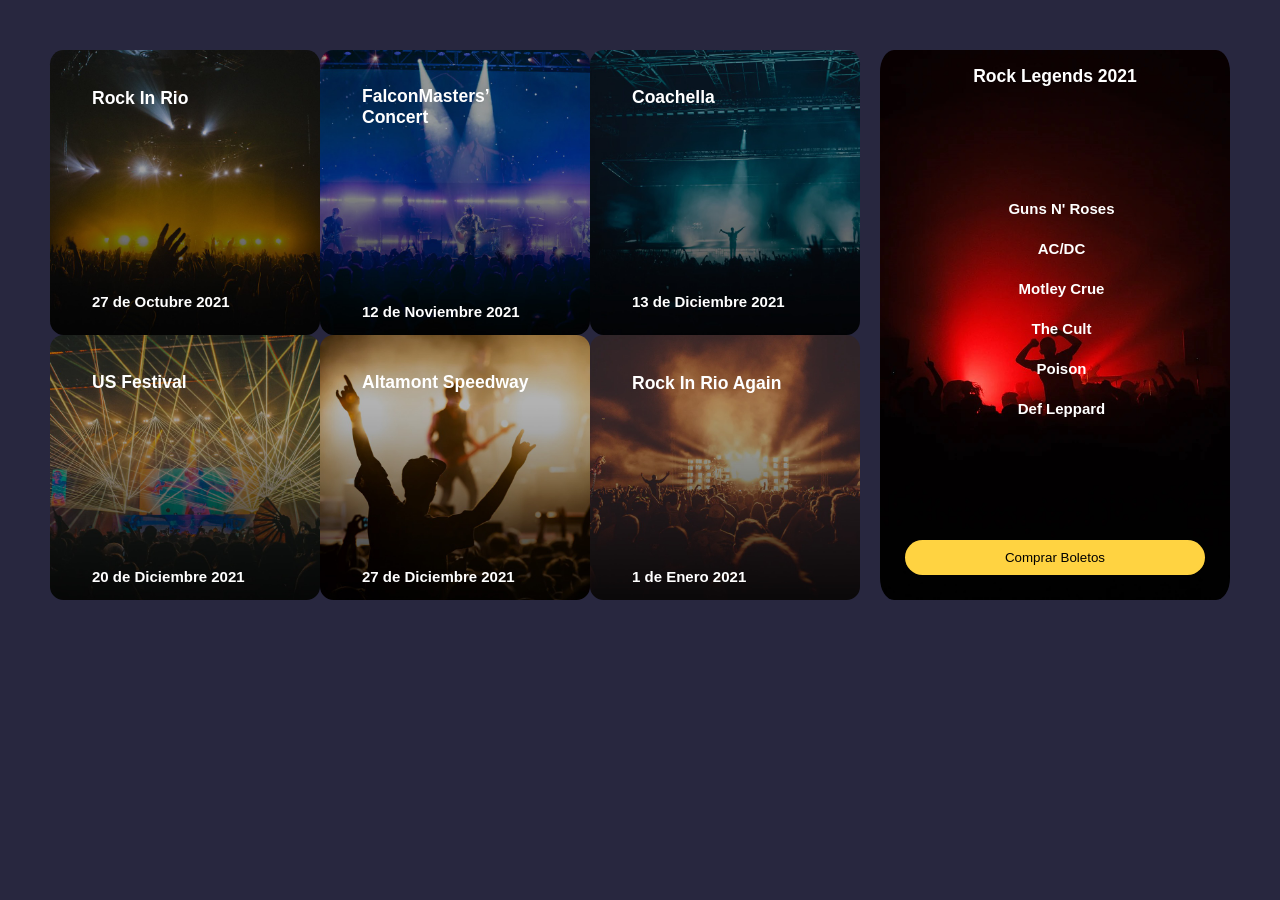
<file: conciertos/index.html>
<!DOCTYPE html>
<html lang="en">
<head>
	<meta charset="UTF-8">
	<meta http-equiv="X-UA-Compatible" content="IE=edge">
	<meta name="viewport" content="width=device-width, initial-scale=1.0">
	<link rel="preconnect" href="https://fonts.googleapis.com">
	<link rel="preconnect" href="https://fonts.gstatic.com" crossorigin>
	<link href="https://fonts.googleapis.com/css2?family=Roboto:wght@400;700&display=swap" rel="stylesheet"> 
	<link rel="stylesheet" href="conciertos.css">
	<title>Flexbox vs CSS Grid</title>
</head>
<body>
	<div class="contenedor">
		<div class="contenedor-conciertos">
			<div class="card" style="background-image: url('./img/1.jpg')">
				<div class="textos">
					<h3>Rock In Rio</h3>
					<p>27 de Octubre 2021</p>
				</div>
			</div>
			<div class="card" style="background-image: url('./img/2.jpg')">
				<div class="textos">
					<h3>FalconMasters’ Concert</h3>
					<p>12 de Noviembre 2021</p>
				</div>
			</div>
			<div class="card" style="background-image: url('./img/3.jpg')">
				<div class="textos">
					<h3>Coachella</h3>
					<p>13 de Diciembre 2021</p>
				</div>
			</div>

			<div class="card" style="background-image: url('./img/4.jpg')">
				<div class="textos">
					<h3>US Festival</h3>
					<p>20 de Diciembre 2021</p>
				</div>
			</div>
			<div class="card" style="background-image: url('./img/5.jpg')">
				<div class="textos">
					<h3>Altamont Speedway</h3>
					<p>27 de Diciembre 2021</p>
				</div>
			</div>
			<div class="card" style="background-image: url('./img/6.jpg')">
				<div class="textos">
					<h3>Rock In Rio Again</h3>
					<p>1 de Enero 2021</p>
				</div>
			</div>
		</div>

		<div class="banner" style="background-image: url('./img/7.jpg')">
			<h3>Rock Legends 2021</h3>
			<ul>
				<li>Guns N' Roses</li>
				<li>AC/DC</li>
				<li>Motley Crue</li>
				<li>The Cult</li>
				<li>Poison</li>
				<li>Def Leppard</li>
			</ul>
			<button class="boton">Comprar Boletos</button>
		</div>
	</div>
</body>
</html>
</file>
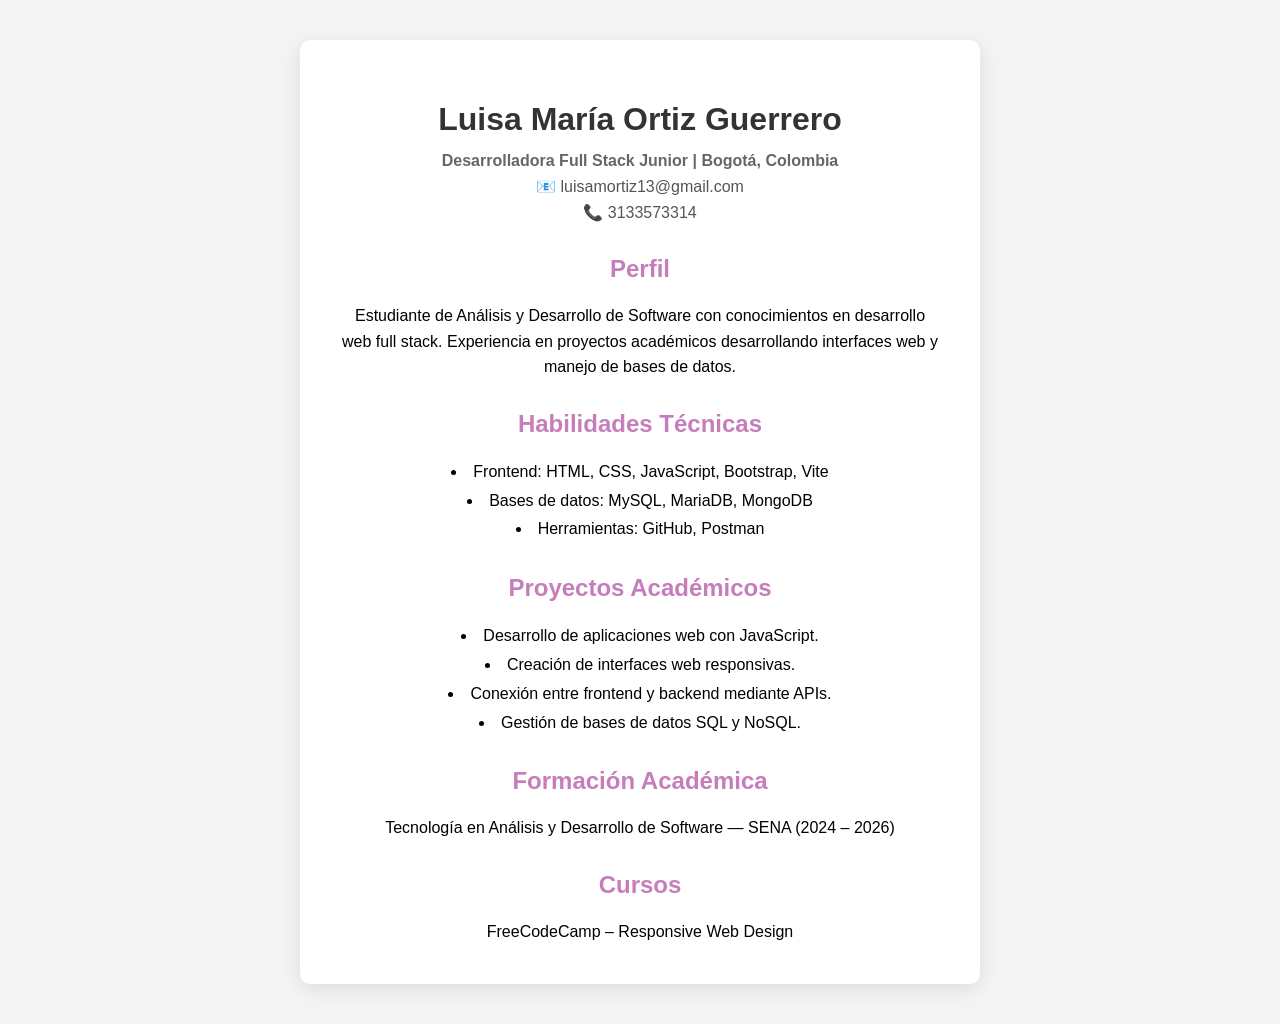
<file: cvLuisaOrtiz/index.html>
<!DOCTYPE html>
<html lang="es">

<head>
<meta charset="UTF-8">
<title>CV Luisa Ortiz</title>

<link rel="stylesheet" href="style.css">

</head>

<body>

<div class="cv">

<h1>Luisa María Ortiz Guerrero</h1>

<p class="titulo">
Desarrolladora Full Stack Junior | Bogotá, Colombia
</p>

<p class="contacto">
📧 luisamortiz13@gmail.com <br>
📞 3133573314
</p>

<h2>Perfil</h2>

<p>
Estudiante de Análisis y Desarrollo de Software con conocimientos en desarrollo web full stack.
Experiencia en proyectos académicos desarrollando interfaces web y manejo de bases de datos.
</p>

<h2>Habilidades Técnicas</h2>

<ul>
<li>Frontend: HTML, CSS, JavaScript, Bootstrap, Vite</li>
<li>Bases de datos: MySQL, MariaDB, MongoDB</li>
<li>Herramientas: GitHub, Postman</li>
</ul>

<h2>Proyectos Académicos</h2>

<ul>
<li>Desarrollo de aplicaciones web con JavaScript.</li>
<li>Creación de interfaces web responsivas.</li>
<li>Conexión entre frontend y backend mediante APIs.</li>
<li>Gestión de bases de datos SQL y NoSQL.</li>
</ul>

<h2>Formación Académica</h2>

<p>
Tecnología en Análisis y Desarrollo de Software — SENA (2024 – 2026)
</p>

<h2>Cursos</h2>

<p>
FreeCodeCamp – Responsive Web Design
</p>

</div>

</body>
</html>
</file>
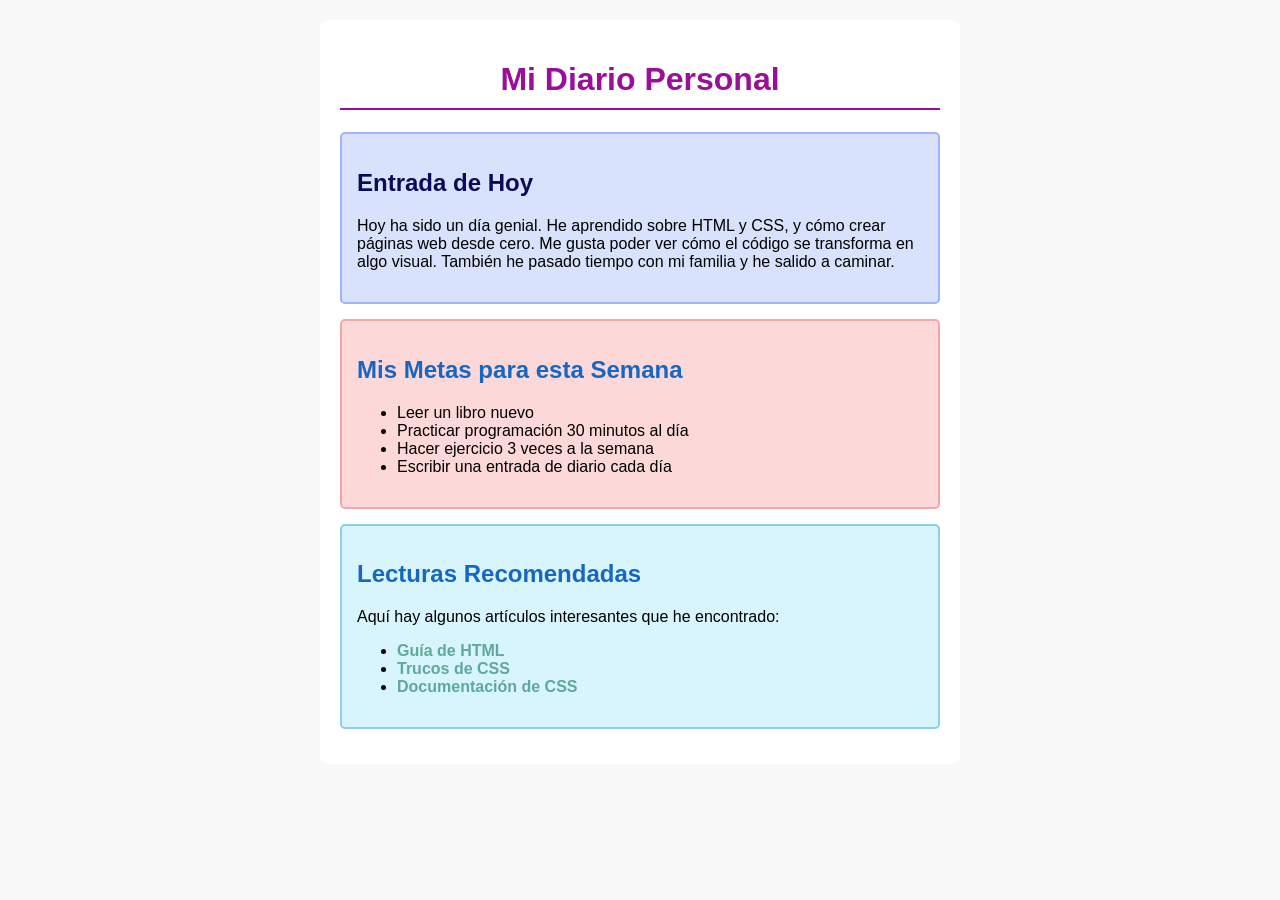
<file: diario/index.html>
<!DOCTYPE html>
<html lang="es">
<head>
    <meta charset="UTF-8">
    <meta name="viewport" content="width=device-width, initial-scale=1.0">
    <title>Mi Diario Personal</title>
    <link rel="stylesheet" href="style.css">
</head>
<body>
    <div class="container">
        <h1>Mi Diario Personal</h1>

        <div class="box entrada">
            <h2>Entrada de Hoy</h2>
            <p>Hoy ha sido un día genial. He aprendido sobre HTML y CSS, y cómo crear páginas web desde cero. Me gusta poder ver cómo el código se transforma en algo visual. También he pasado tiempo con mi familia y he salido a caminar.</p>
        </div>

        <div class="box metas">
            <h2>Mis Metas para esta Semana</h2>
            <ul>
                <li>Leer un libro nuevo</li>
                <li>Practicar programación 30 minutos al día</li>
                <li>Hacer ejercicio 3 veces a la semana</li>
                <li>Escribir una entrada de diario cada día</li>
            </ul>
        </div>

        <div class="box lecturas">
            <h2>Lecturas Recomendadas</h2>
            <p>Aquí hay algunos artículos interesantes que he encontrado:</p>
            <ul>
                <li><a href="#">Guía de HTML</a></li>
                <li><a href="#">Trucos de CSS</a></li>
                <li><a href="#">Documentación de CSS</a></li>
            </ul>
        </div>
    </div>
</body>
</html>
</file>
<file: conciertos/conciertos.css>
body {
    background-color: rgb(40, 39, 63);
    font-size: 15px;
    font-family: Arial;
    font-weight: bolder;
    margin-left: auto;
    margin-right: auto;
}

.contenedor {
    display: grid;
    grid-template-columns: 3fr 1fr;
    height: 100%;
    gap: 20px;
    margin: 50px;
    
}

.contenedor-conciertos {
    display: grid;
    grid-template-columns: 1fr 1fr 1fr;
}

.card {
    border-radius: 5%;
    background-size: cover;
    background-position: 0% 30%;
}

.textos {
    color: white;
    height: 100%;
    padding: 42px;
    display: grid;
    grid-template-rows: auto auto; 
    justify-content: space-between;
    gap: 100px;
}

h3{
margin-block-start: -3%;

}
.banner {
    background-size: cover;
    text-align: center;
    color: white;
    border-radius: 4%;
    display: flex;
    flex-direction: column;
    justify-content: space-between;
    padding: 25px;
}

ul {
    margin-top: -4%;
    line-height: 40px;
    list-style-type: none; 
    margin-left: -9%;
    font-family: Arial;
    font-weight: bolder;
    

}

.boton {
    border-radius: 35px;
    background-color: rgb(255, 211, 65);
    color: black;
    width: 300px;
    height: 35px;
    display: block;
    border: none;
    margin-left: auto;
    margin-right: auto;
}
</file>
<file: cvLuisaOrtiz/style.css>
body{
font-family: Arial, sans-serif;
background:#f4f4f4;
margin:0;
padding:40px;
display:flex;
justify-content:center;
}

.cv{
max-width:800px;
background:white;
margin:auto;
padding:40px;
border-radius:10px;
box-shadow:0 5px 20px rgba(0,0,0,0.1);
text-align:center;
}

h1{
color:#333;
margin-bottom:10px;
}

.titulo{
font-weight:bold;
color:#666;
}

.contacto{
margin-bottom:20px;
color:#555;
}

h2{
color:#c77dbb;
margin-top:30px;
}

.cv{
max-width:800px;
background:white;
margin:auto;
padding:40px;
border-radius:10px;
box-shadow:0 5px 20px rgba(0,0,0,0.1);
text-align:center;
}



p{
line-height:1.6;
max-width:600px;
margin:auto;
}

ul{
line-height:1.8;
list-style-position:inside;
padding:0;
}
</file>
<file: diario/style.css>
body {
    font-family: Arial, sans-serif;
    background: #f8f8f8;
    margin: 0;
    padding: 20px;
}

.container {
    max-width: 600px;
    margin: auto;
    background: white;
    padding: 20px;
    border-radius: 8px;
}

h1 {
    text-align: center;
    color: rgb(155, 14, 155);
    border-bottom: 2px solid rgb(155, 14, 155);
    padding-bottom: 10px;
}

h2 {
    font-weight: bold;
}

.entrada h2 { color: #0b0b5a; }
.metas h2 { color: #1667c2; }
.lecturas h2 { color: #1667c2; }

.lecturas a {
    color: #5da99a;
    text-decoration: none;
    font-weight: bold;
}

.lecturas a:hover { text-decoration: underline; }

.box {
    padding: 15px;
    margin: 15px 0;
    border-radius: 5px;
}

.entrada { background: #d8e2fc; border: 2px solid #a0b3ff; }
.metas { background: #fcd8d8; border: 2px solid #f5a6a6; }
.lecturas { background: #d8f4fc; border: 2px solid #89d0e8; }
</file>
